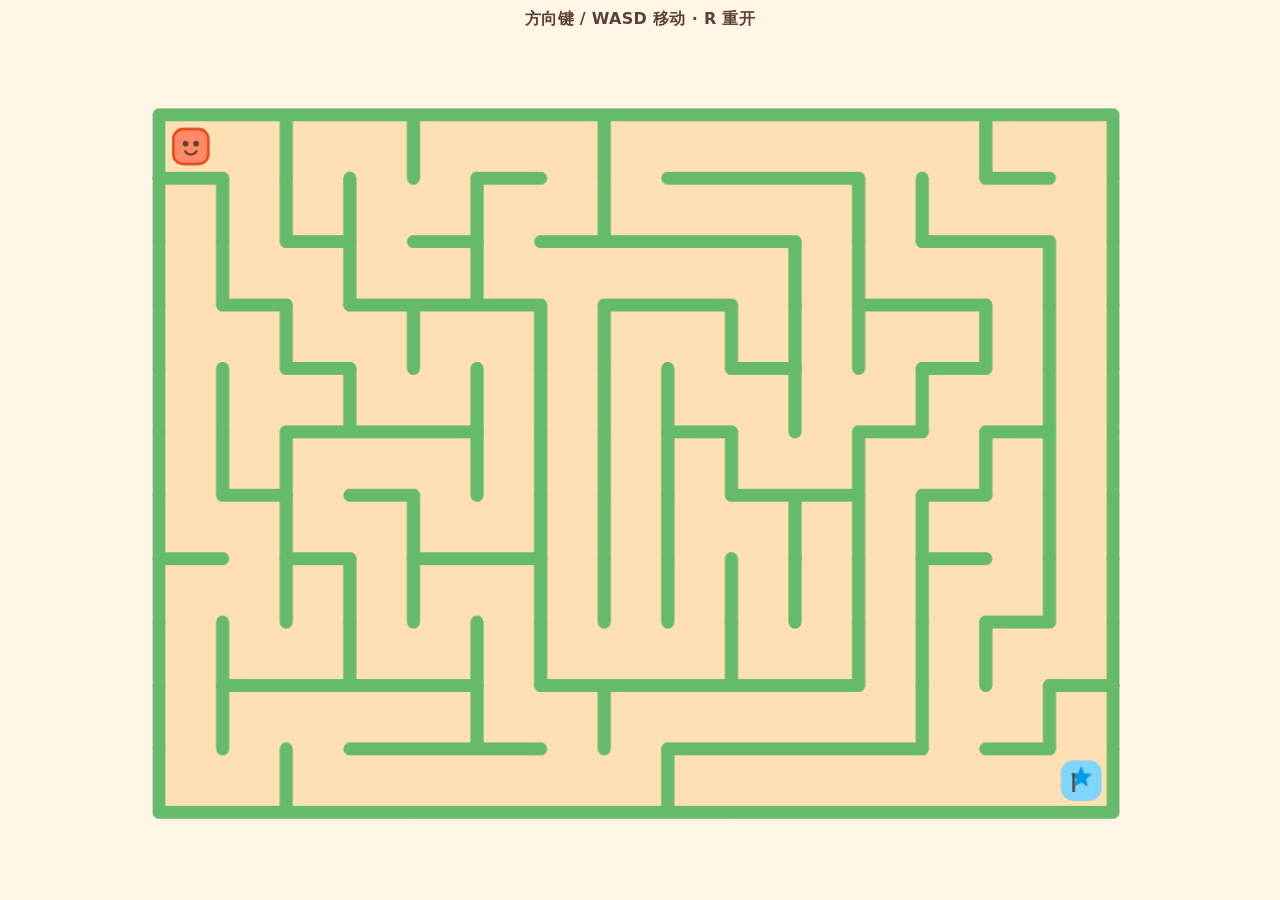
<file: cartoon-maze/index.html>
<!DOCTYPE html>
<html lang="zh-CN">
  <head>
    <meta charset="UTF-8" />
    <meta
      name="viewport"
      content="width=device-width, initial-scale=1, viewport-fit=cover, maximum-scale=1, user-scalable=no"
    />
    <meta name="theme-color" content="#FFF6E8" />
    <title>卡通迷宫</title>
    <script type="module" crossorigin src="./assets/index-KhvfL3qM.js"></script>
    <link rel="stylesheet" crossorigin href="./assets/index-34cwXvu7.css">
  </head>
  <body>
    <div id="app">
      <header id="hud" class="hud" aria-live="polite">
        方向键 / WASD 移动 · R 重开
      </header>
      <main class="stage">
        <canvas id="game" width="600" height="440" aria-label="迷宫画布"></canvas>
      </main>
      <aside id="virtual-pad-root" class="virtual-pad-root" aria-label="虚拟方向键"></aside>
    </div>
  </body>
</html>
</file>
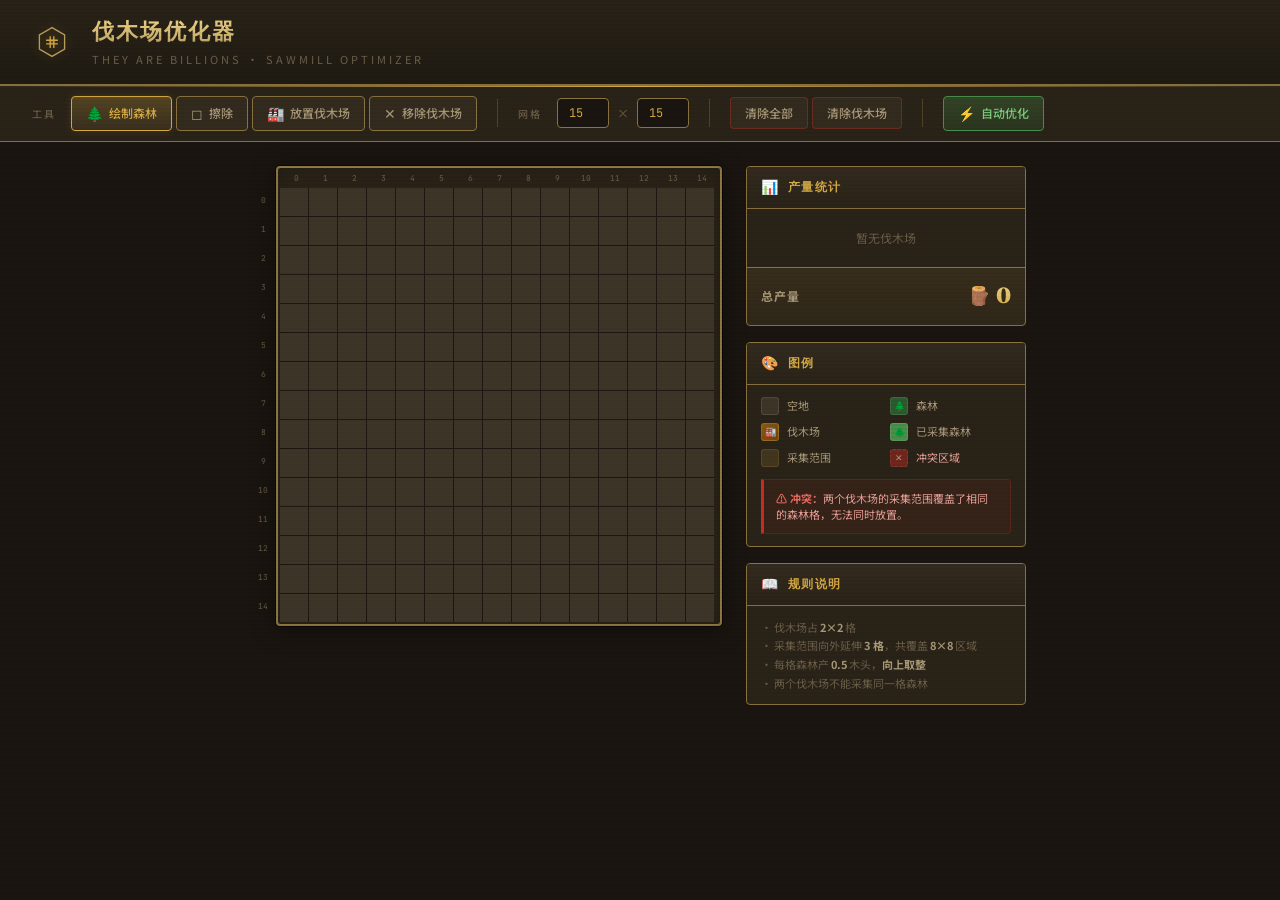
<file: sawmill/index.html>
<!doctype html>
<html lang="en">
  <head>
    <meta charset="UTF-8" />
    <meta name="viewport" content="width=device-width, initial-scale=1.0" />
    <link
      href="https://fonts.googleapis.com/css2?family=Cinzel:wght@400;700;900&family=Noto+Sans+SC:wght@300;400;500;700&family=JetBrains+Mono:wght@400;500&display=swap"
      rel="stylesheet"
    />
    <title>Sawmill Optimizer - They Are Billions</title>
    <script type="module" crossorigin src="/sawmill/assets/index-ffe69faf.js"></script>
    <link rel="stylesheet" crossorigin href="/sawmill/assets/index-e390bc7a.css">
  </head>
  <body>
    <div id="root"></div>
  </body>
</html>
</file>
<file: cartoon-maze/assets/index-34cwXvu7.css>
:root{color-scheme:light;--bg: #fff6e8;--hud: #5d4037;--pad: #ffcc80;--pad-pressed: #ffa726;--pad-stroke: #ef6c00;--restart: #ff8a65;--safe-top: env(safe-area-inset-top, 0px);--safe-right: env(safe-area-inset-right, 0px);--safe-bottom: env(safe-area-inset-bottom, 0px);--safe-left: env(safe-area-inset-left, 0px)}*,*:before,*:after{box-sizing:border-box}html,body,#app{width:100%;height:100%;height:100dvh;margin:0;padding:0;overflow:hidden;overscroll-behavior:none;touch-action:none;background:var(--bg);font-family:system-ui,-apple-system,Segoe UI,sans-serif;color:var(--hud);-webkit-user-select:none;user-select:none;-webkit-touch-callout:none}#app{display:grid;grid-template-rows:auto 1fr auto;grid-template-columns:1fr;min-height:100dvh}.hud{padding:calc(.55rem + var(--safe-top)) .75rem .35rem;padding-left:calc(.75rem + var(--safe-left));padding-right:calc(.75rem + var(--safe-right));font-size:clamp(.8rem,2.6vw,1rem);font-weight:600;text-align:center;letter-spacing:.02em;z-index:2}.stage{position:relative;min-height:0;display:flex;align-items:center;justify-content:center;padding:.25rem}#game{display:block;max-width:100%;max-height:100%;width:100%;height:100%;touch-action:none}.virtual-pad-root{z-index:3}.virtual-pad-root[data-visible="0"]{display:none}.virtual-pad{display:flex;flex-direction:column;align-items:center;gap:.55rem;padding:.5rem .75rem calc(.65rem + var(--safe-bottom));padding-left:calc(.75rem + var(--safe-left));padding-right:calc(.75rem + var(--safe-right))}.vp-grid{display:grid;grid-template-columns:repeat(3,3.1rem);grid-template-rows:repeat(3,3.1rem);gap:.35rem;justify-items:center;align-items:center}.vp-U{grid-column:2;grid-row:1}.vp-L{grid-column:1;grid-row:2}.vp-R{grid-column:3;grid-row:2}.vp-D{grid-column:2;grid-row:3}.vp-btn{width:3.1rem;height:3.1rem;border-radius:.85rem;border:2.5px solid var(--pad-stroke);background:var(--pad);color:var(--hud);font-size:1.15rem;font-weight:700;display:inline-flex;align-items:center;justify-content:center;padding:0;margin:0;touch-action:none;-webkit-tap-highlight-color:transparent;box-shadow:0 2px #ef6c0059}.vp-btn.is-pressed,.vp-btn:active{background:var(--pad-pressed);transform:translateY(1px);box-shadow:none}.vp-restart{width:auto;min-width:5.5rem;height:2.6rem;padding:0 1rem;background:var(--restart);border-color:#e64a19;font-size:.95rem;letter-spacing:.06em}@media (orientation: landscape){#app{grid-template-rows:auto 1fr;grid-template-columns:1fr auto}.hud{grid-column:1 / -1}.stage{grid-column:1;grid-row:2}.virtual-pad-root{grid-column:2;grid-row:2;align-self:stretch;display:flex}.virtual-pad-root[data-visible="0"]{display:none}.virtual-pad{flex:1;justify-content:center;padding:.5rem calc(.65rem + var(--safe-right)) calc(.5rem + var(--safe-bottom)) .5rem}}
</file>
<file: sawmill/assets/index-e390bc7a.css>
/*! tailwindcss v4.2.1 | MIT License | https://tailwindcss.com */@layer properties{@supports (((-webkit-hyphens:none)) and (not (margin-trim:inline))) or ((-moz-orient:inline) and (not (color:rgb(from red r g b)))){*,:before,:after,::backdrop{--tw-border-style:solid;--tw-outline-style:solid;--tw-blur:initial;--tw-brightness:initial;--tw-contrast:initial;--tw-grayscale:initial;--tw-hue-rotate:initial;--tw-invert:initial;--tw-opacity:initial;--tw-saturate:initial;--tw-sepia:initial;--tw-drop-shadow:initial;--tw-drop-shadow-color:initial;--tw-drop-shadow-alpha:100%;--tw-drop-shadow-size:initial;--tw-ease:initial}}}@layer theme{:root,:host{--font-sans:ui-sans-serif, system-ui, sans-serif, "Apple Color Emoji", "Segoe UI Emoji", "Segoe UI Symbol", "Noto Color Emoji";--font-mono:ui-monospace, SFMono-Regular, Menlo, Monaco, Consolas, "Liberation Mono", "Courier New", monospace;--ease-in-out:cubic-bezier(.4, 0, .2, 1);--default-transition-duration:.15s;--default-transition-timing-function:cubic-bezier(.4, 0, .2, 1);--default-font-family:var(--font-sans);--default-mono-font-family:var(--font-mono)}}@layer base{*,:after,:before,::backdrop{box-sizing:border-box;border:0 solid;margin:0;padding:0}::file-selector-button{box-sizing:border-box;border:0 solid;margin:0;padding:0}html,:host{-webkit-text-size-adjust:100%;-moz-tab-size:4;tab-size:4;line-height:1.5;font-family:var(--default-font-family,ui-sans-serif, system-ui, sans-serif, "Apple Color Emoji", "Segoe UI Emoji", "Segoe UI Symbol", "Noto Color Emoji");font-feature-settings:var(--default-font-feature-settings,normal);font-variation-settings:var(--default-font-variation-settings,normal);-webkit-tap-highlight-color:transparent}hr{height:0;color:inherit;border-top-width:1px}abbr:where([title]){-webkit-text-decoration:underline dotted;text-decoration:underline dotted}h1,h2,h3,h4,h5,h6{font-size:inherit;font-weight:inherit}a{color:inherit;-webkit-text-decoration:inherit;text-decoration:inherit}b,strong{font-weight:bolder}code,kbd,samp,pre{font-family:var(--default-mono-font-family,ui-monospace, SFMono-Regular, Menlo, Monaco, Consolas, "Liberation Mono", "Courier New", monospace);font-feature-settings:var(--default-mono-font-feature-settings,normal);font-variation-settings:var(--default-mono-font-variation-settings,normal);font-size:1em}small{font-size:80%}sub,sup{vertical-align:baseline;font-size:75%;line-height:0;position:relative}sub{bottom:-.25em}sup{top:-.5em}table{text-indent:0;border-color:inherit;border-collapse:collapse}:-moz-focusring{outline:auto}progress{vertical-align:baseline}summary{display:list-item}ol,ul,menu{list-style:none}img,svg,video,canvas,audio,iframe,embed,object{vertical-align:middle;display:block}img,video{max-width:100%;height:auto}button,input,select,optgroup,textarea{font:inherit;font-feature-settings:inherit;font-variation-settings:inherit;letter-spacing:inherit;color:inherit;opacity:1;background-color:#0000;border-radius:0}::file-selector-button{font:inherit;font-feature-settings:inherit;font-variation-settings:inherit;letter-spacing:inherit;color:inherit;opacity:1;background-color:#0000;border-radius:0}:where(select:is([multiple],[size])) optgroup{font-weight:bolder}:where(select:is([multiple],[size])) optgroup option{padding-inline-start:20px}::file-selector-button{margin-inline-end:4px}::placeholder{opacity:1}@supports (not ((-webkit-appearance:-apple-pay-button))) or (contain-intrinsic-size:1px){::placeholder{color:currentColor}@supports (color:color-mix(in lab,red,red)){::placeholder{color:color-mix(in oklab,currentcolor 50%,transparent)}}}textarea{resize:vertical}::-webkit-search-decoration{-webkit-appearance:none}::-webkit-date-and-time-value{min-height:1lh;text-align:inherit}::-webkit-datetime-edit{display:inline-flex}::-webkit-datetime-edit-fields-wrapper{padding:0}::-webkit-datetime-edit{padding-block:0}::-webkit-datetime-edit-year-field{padding-block:0}::-webkit-datetime-edit-month-field{padding-block:0}::-webkit-datetime-edit-day-field{padding-block:0}::-webkit-datetime-edit-hour-field{padding-block:0}::-webkit-datetime-edit-minute-field{padding-block:0}::-webkit-datetime-edit-second-field{padding-block:0}::-webkit-datetime-edit-millisecond-field{padding-block:0}::-webkit-datetime-edit-meridiem-field{padding-block:0}::-webkit-calendar-picker-indicator{line-height:1}:-moz-ui-invalid{box-shadow:none}button,input:where([type=button],[type=reset],[type=submit]){-webkit-appearance:button;-moz-appearance:button;appearance:button}::file-selector-button{-webkit-appearance:button;-moz-appearance:button;appearance:button}::-webkit-inner-spin-button{height:auto}::-webkit-outer-spin-button{height:auto}[hidden]:where(:not([hidden=until-found])){display:none!important}}@layer components;@layer utilities{.absolute{position:absolute}.fixed{position:fixed}.block{display:block}.contents{display:contents}.grid{display:grid}.table{display:table}.flex-shrink{flex-shrink:1}.border-collapse{border-collapse:collapse}.flex-wrap{flex-wrap:wrap}.border{border-style:var(--tw-border-style);border-width:1px}.outline{outline-style:var(--tw-outline-style);outline-width:1px}.filter{filter:var(--tw-blur,) var(--tw-brightness,) var(--tw-contrast,) var(--tw-grayscale,) var(--tw-hue-rotate,) var(--tw-invert,) var(--tw-saturate,) var(--tw-sepia,) var(--tw-drop-shadow,)}.transition{transition-property:color,background-color,border-color,outline-color,text-decoration-color,fill,stroke,--tw-gradient-from,--tw-gradient-via,--tw-gradient-to,opacity,box-shadow,transform,translate,scale,rotate,filter,-webkit-backdrop-filter,backdrop-filter,display,content-visibility,overlay,pointer-events;transition-timing-function:var(--tw-ease,var(--default-transition-timing-function));transition-duration:var(--tw-duration,var(--default-transition-duration))}.ease-in-out{--tw-ease:var(--ease-in-out);transition-timing-function:var(--ease-in-out)}}:root{--bg-dark:#1a1510;--bg-panel:#2a2318;--bg-panel-alt:#332b1e;--border-brass:#8b7340;--border-brass-light:#b89d5c;--accent-gold:#d4a843;--accent-amber:#e8a020;--text-primary:#e8dcc8;--text-secondary:#a89878;--text-muted:#6b5e48;--cell-empty:#3d3528;--cell-forest:#2d5a2e;--cell-forest-claimed:#4a8f4b;--cell-sawmill:#8b5a13;--cell-sawmill-dark:#6b4410;--cell-radius:#d4a84326;--cell-conflict:#c82d2373;--cell-conflict-border:#c82d23;--danger:#c82d23;--success:#4a8f4b}*{box-sizing:border-box;margin:0;padding:0}body{background:var(--bg-dark);color:var(--text-primary);min-height:100vh;font-family:Noto Sans SC,sans-serif;overflow-x:hidden}body:before{content:"";pointer-events:none;z-index:9999;background:repeating-linear-gradient(0deg,#0000,#0000 2px,#00000008 2px,#00000008 4px);position:fixed;top:0;right:0;bottom:0;left:0}.header{border-bottom:2px solid var(--border-brass);background:linear-gradient(#2a2318,#1f1a12);align-items:center;gap:20px;padding:16px 32px;display:flex;position:relative}.header:after{content:"";background:linear-gradient(90deg,transparent,var(--accent-gold),transparent);height:1px;position:absolute;bottom:-3px;left:0;right:0}.header-icon{justify-content:center;align-items:center;width:40px;height:40px;display:flex}.header-title{letter-spacing:2px;-webkit-text-fill-color:transparent;text-transform:uppercase;background:linear-gradient(#f0d78c,#b89d5c);-webkit-background-clip:text;font-family:Cinzel,serif;font-size:22px;font-weight:900}.header-subtitle{color:var(--text-muted);letter-spacing:3px;text-transform:uppercase;margin-top:2px;font-size:11px}.toolbar-strip{background:var(--bg-panel);border-bottom:1px solid var(--border-brass);flex-wrap:wrap;align-items:center;gap:8px;padding:10px 32px;display:flex}.toolbar-group{align-items:center;gap:4px;display:flex}.toolbar-separator{background:var(--border-brass);opacity:.4;width:1px;height:28px;margin:0 12px}.toolbar-label{color:var(--text-muted);text-transform:uppercase;letter-spacing:1.5px;margin-right:8px;font-size:10px;font-weight:500}.tool-btn{border:1px solid var(--border-brass);background:var(--bg-panel-alt);color:var(--text-secondary);cursor:pointer;white-space:nowrap;border-radius:4px;align-items:center;gap:6px;padding:6px 14px;font-family:Noto Sans SC,sans-serif;font-size:12px;font-weight:500;transition:all .15s;display:flex}.tool-btn:hover{color:var(--text-primary);border-color:var(--border-brass-light);background:#8b734033}.tool-btn:disabled{opacity:.65;cursor:wait;pointer-events:none}.tool-btn.active{border-color:var(--accent-gold);color:var(--accent-gold);background:linear-gradient(#d4a84340,#8b734026);box-shadow:0 0 8px #d4a84326,inset 0 1px #d4a8431a}.tool-btn .icon{font-size:14px}.tool-btn.action-btn{border-color:var(--success);color:#7dcf7e;background:linear-gradient(#4a8f4b4d,#2d5a2e4d)}.tool-btn.action-btn:hover{background:linear-gradient(#4a8f4b73,#2d5a2e73);box-shadow:0 0 12px #4a8f4b33}.tool-btn.danger-btn{color:var(--text-secondary);border-color:#c82d2366}.tool-btn.danger-btn:hover{border-color:var(--danger);color:#e86a62;background:#c82d231a}.size-input{background:var(--bg-dark);border:1px solid var(--border-brass);width:52px;color:var(--accent-gold);text-align:center;border-radius:4px;outline:none;padding:5px 8px;font-family:JetBrains Mono,monospace;font-size:12px}.size-input:focus{border-color:var(--accent-gold);box-shadow:0 0 6px #d4a84333}.size-x{color:var(--text-muted);margin:0 4px;font-size:12px}.main-content{justify-content:center;align-items:flex-start;gap:0;padding:24px 32px;display:flex}.grid-wrapper{-webkit-user-select:none;user-select:none;position:relative}.grid-frame{border:2px solid var(--border-brass);background:var(--bg-panel);border-radius:4px;padding:2px;position:relative;box-shadow:0 0 0 1px #00000080,0 4px 24px #0006,inset 0 0 20px #0003}.grid-frame:before{content:"";pointer-events:none;border:1px solid #d4a8431a;border-radius:5px;position:absolute;top:-1px;right:-1px;bottom:-1px;left:-1px}.grid{background:#0000004d;gap:1px;display:grid}.grid-stage{position:relative}.sawmill-icon-layer{pointer-events:none;position:absolute;top:0;right:0;bottom:0;left:0}.sawmill-overlay{pointer-events:none;position:absolute}.cell{cursor:crosshair;-webkit-user-select:none;user-select:none;justify-content:center;align-items:center;width:28px;height:28px;font-size:11px;transition:background .1s;display:flex;position:relative}.cell-empty{background:var(--cell-empty)}.cell-forest{background:var(--cell-forest)}.cell-forest .tree{color:#1a3d1b;filter:drop-shadow(0 1px 1px #0000004d);font-size:15px;line-height:1}.cell-forest-claimed{background:var(--cell-forest-claimed)}.cell-forest-claimed .tree{color:#2d6a2e;filter:drop-shadow(0 1px 1px #0003);font-size:15px;line-height:1}.cell-sawmill{background:linear-gradient(135deg,var(--cell-sawmill),var(--cell-sawmill-dark));z-index:2;border:1px solid #d4a8434d}.sawmill-overlay .saw-icon{z-index:5;filter:drop-shadow(0 1px 2px #00000073);justify-content:center;align-items:center;display:flex;position:absolute;top:0;right:0;bottom:0;left:0}.saw-icon.ghost{opacity:.72}.saw-icon-svg{width:100%;height:100%}.saw-icon-plate{fill:#1e1811eb;stroke:#f3d9953d;stroke-width:2px}.saw-icon-body{fill:#c78a2f}.saw-icon-roof{fill:none;stroke:#f3d995;stroke-width:2.4px;stroke-linecap:round;stroke-linejoin:round}.saw-icon-chimney{fill:#f3d995}.saw-icon-wheel{fill:#493010f5;stroke:#f3d995;stroke-width:2px}.saw-icon-spokes{fill:none;stroke:#f3d995;stroke-width:1.5px;stroke-linecap:round;stroke-linejoin:round}.saw-icon-slats{fill:none;stroke:#583812f2;stroke-width:2px;stroke-linecap:round}.saw-icon-door{fill:#4f3511fa}.saw-icon-log{fill:#8b5d22;stroke:#f3d995;stroke-width:1.6px;stroke-linejoin:round}.saw-icon-log-lines{fill:none;stroke:#f3d995cc;stroke-width:1.4px;stroke-linecap:round}.saw-icon.ghost .saw-icon-plate{fill:#35230fb8}.saw-icon.ghost .saw-icon-body,.saw-icon.ghost .saw-icon-log{fill:#c78a2fc7}.tree,.saw-icon{-webkit-user-select:none;user-select:none;pointer-events:none}.cell.in-radius:after{content:"";background:var(--cell-radius);pointer-events:none;border:1px solid #d4a84314;position:absolute;top:0;right:0;bottom:0;left:0}.cell.conflict:after{content:"";background:var(--cell-conflict);border:1px dashed var(--cell-conflict-border);pointer-events:none;animation:1.2s ease-in-out infinite conflict-pulse;position:absolute;top:0;right:0;bottom:0;left:0}@keyframes conflict-pulse{0%,to{opacity:.7}50%{opacity:1}}.ghost-sawmill{border:1px dashed var(--accent-gold);z-index:3;background:#8b5a1380}.ghost-production{min-width:54px;color:var(--accent-gold);white-space:nowrap;z-index:6;pointer-events:none;-webkit-user-select:none;user-select:none;background:#1a1510f2;border:1px solid #d4a84373;border-radius:999px;padding:4px 8px;font-family:JetBrains Mono,monospace;font-size:11px;font-weight:700;line-height:1;position:absolute;top:-26px;left:0;box-shadow:0 2px 8px #00000059}.ghost-production.invalid{color:#f0a49d;border-color:#c82d2373}.ghost-sawmill.ghost-invalid{border-color:var(--danger);background:#c82d234d}.grid-label{color:var(--text-muted);-webkit-user-select:none;user-select:none;justify-content:center;align-items:center;font-family:JetBrains Mono,monospace;font-size:8px;display:flex}.grid-labels-left{display:grid;position:absolute;top:20px;left:0}.sawmill-tl{border-bottom:none;border-right:none;border-radius:3px 0 0}.sawmill-tr{border-bottom:none;border-left:none;border-radius:0 3px 0 0}.sawmill-bl{border-top:none;border-right:none;border-radius:0 0 0 3px}.sawmill-br{border-top:none;border-left:none;border-radius:0 0 3px}.ghost-tl{border-bottom-style:none;border-right-style:none;border-radius:3px 0 0}.ghost-tr{border-bottom-style:none;border-left-style:none;border-radius:0 3px 0 0}.ghost-bl{border-top-style:none;border-right-style:none;border-radius:0 0 0 3px}.ghost-br{border-top-style:none;border-left-style:none;border-radius:0 0 3px}.side-panel{flex-shrink:0;width:280px;margin-left:24px}.panel-section{background:var(--bg-panel);border:1px solid var(--border-brass);border-radius:4px;margin-bottom:16px;overflow:hidden}.panel-header{background:linear-gradient(180deg,var(--bg-panel-alt),var(--bg-panel));border-bottom:1px solid var(--border-brass);letter-spacing:1.5px;color:var(--accent-gold);text-transform:uppercase;align-items:center;gap:8px;padding:10px 14px;font-family:Cinzel,serif;font-size:12px;font-weight:700;display:flex}.panel-header .icon{font-size:14px}.panel-body{padding:12px 14px}.sawmill-card{cursor:pointer;background:#8b73400f;border:1px solid #8b734026;border-radius:4px;margin-bottom:8px;padding:10px 12px;transition:all .15s}.sawmill-card:hover{background:#8b73401f;border-color:#8b73404d}.sawmill-card:last-child{margin-bottom:0}.sawmill-card-header{justify-content:space-between;align-items:center;margin-bottom:6px;display:flex}.sawmill-card-name{align-items:center;gap:8px;font-size:13px;font-weight:500;display:flex}.sawmill-card-prod{color:var(--accent-gold);font-family:JetBrains Mono,monospace;font-size:15px;font-weight:700}.sawmill-card-details{color:var(--text-muted);gap:16px;font-size:11px;display:flex}.sawmill-card-details span{align-items:center;gap:4px;display:flex}.sawmill-id{background:linear-gradient(135deg,var(--cell-sawmill),var(--cell-sawmill-dark));color:#f0d78c;border-radius:3px;justify-content:center;align-items:center;width:20px;height:20px;font-family:JetBrains Mono,monospace;font-size:10px;font-weight:700;display:inline-flex}.prod-total{border-top:1px solid var(--border-brass);background:linear-gradient(#d4a84314,#d4a84308);justify-content:space-between;align-items:center;padding:12px 14px;display:flex}.prod-total-label{color:var(--text-secondary);letter-spacing:1px;font-size:12px;font-weight:700}.prod-total-value{-webkit-text-fill-color:transparent;background:linear-gradient(#f0d78c,#d4a843);-webkit-background-clip:text;align-items:center;gap:6px;font-family:Cinzel,serif;font-size:22px;font-weight:900;display:flex}.prod-total-value .wood-icon{-webkit-text-fill-color:#d4a843;font-size:18px}.legend-grid{grid-template-columns:1fr 1fr;gap:8px;display:grid}.legend-item{color:var(--text-secondary);align-items:center;gap:8px;font-size:11px;display:flex}.legend-swatch{border:1px solid #ffffff1a;border-radius:3px;flex-shrink:0;justify-content:center;align-items:center;width:18px;height:18px;font-size:9px;display:flex}.conflict-note{border:1px solid #c82d2340;border-left:3px solid var(--danger);color:#e8a098;background:#c82d2314;border-radius:0 4px 4px 0;margin-top:12px;padding:10px 12px;font-size:11px;line-height:1.5}.conflict-note strong{color:#e86a62}@media(max-width:900px){.main-content{flex-direction:column;align-items:center}.side-panel{width:100%;max-width:460px;margin-top:20px;margin-left:0}}@property --tw-border-style{syntax:"*";inherits:false;initial-value:solid}@property --tw-outline-style{syntax:"*";inherits:false;initial-value:solid}@property --tw-blur{syntax:"*";inherits:false}@property --tw-brightness{syntax:"*";inherits:false}@property --tw-contrast{syntax:"*";inherits:false}@property --tw-grayscale{syntax:"*";inherits:false}@property --tw-hue-rotate{syntax:"*";inherits:false}@property --tw-invert{syntax:"*";inherits:false}@property --tw-opacity{syntax:"*";inherits:false}@property --tw-saturate{syntax:"*";inherits:false}@property --tw-sepia{syntax:"*";inherits:false}@property --tw-drop-shadow{syntax:"*";inherits:false}@property --tw-drop-shadow-color{syntax:"*";inherits:false}@property --tw-drop-shadow-alpha{syntax:"<percentage>";inherits:false;initial-value:100%}@property --tw-drop-shadow-size{syntax:"*";inherits:false}@property --tw-ease{syntax:"*";inherits:false}
</file>
